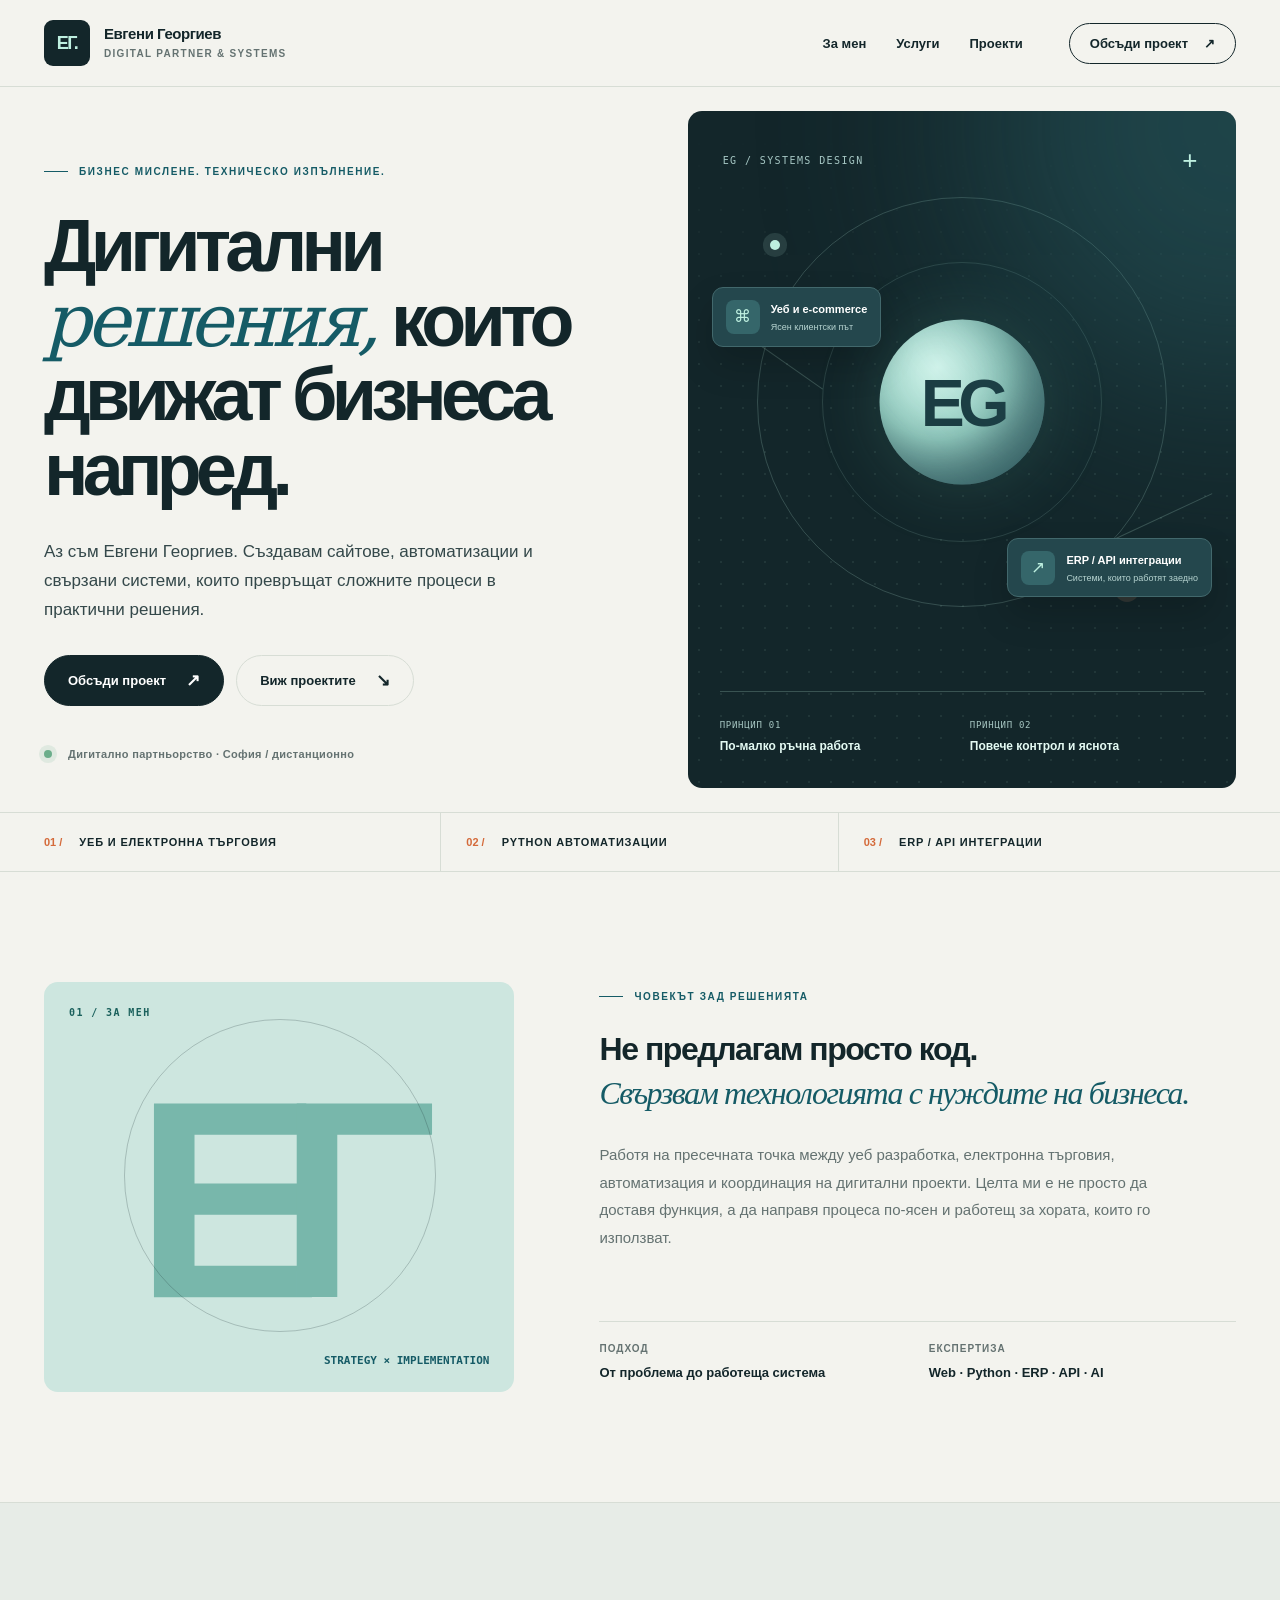
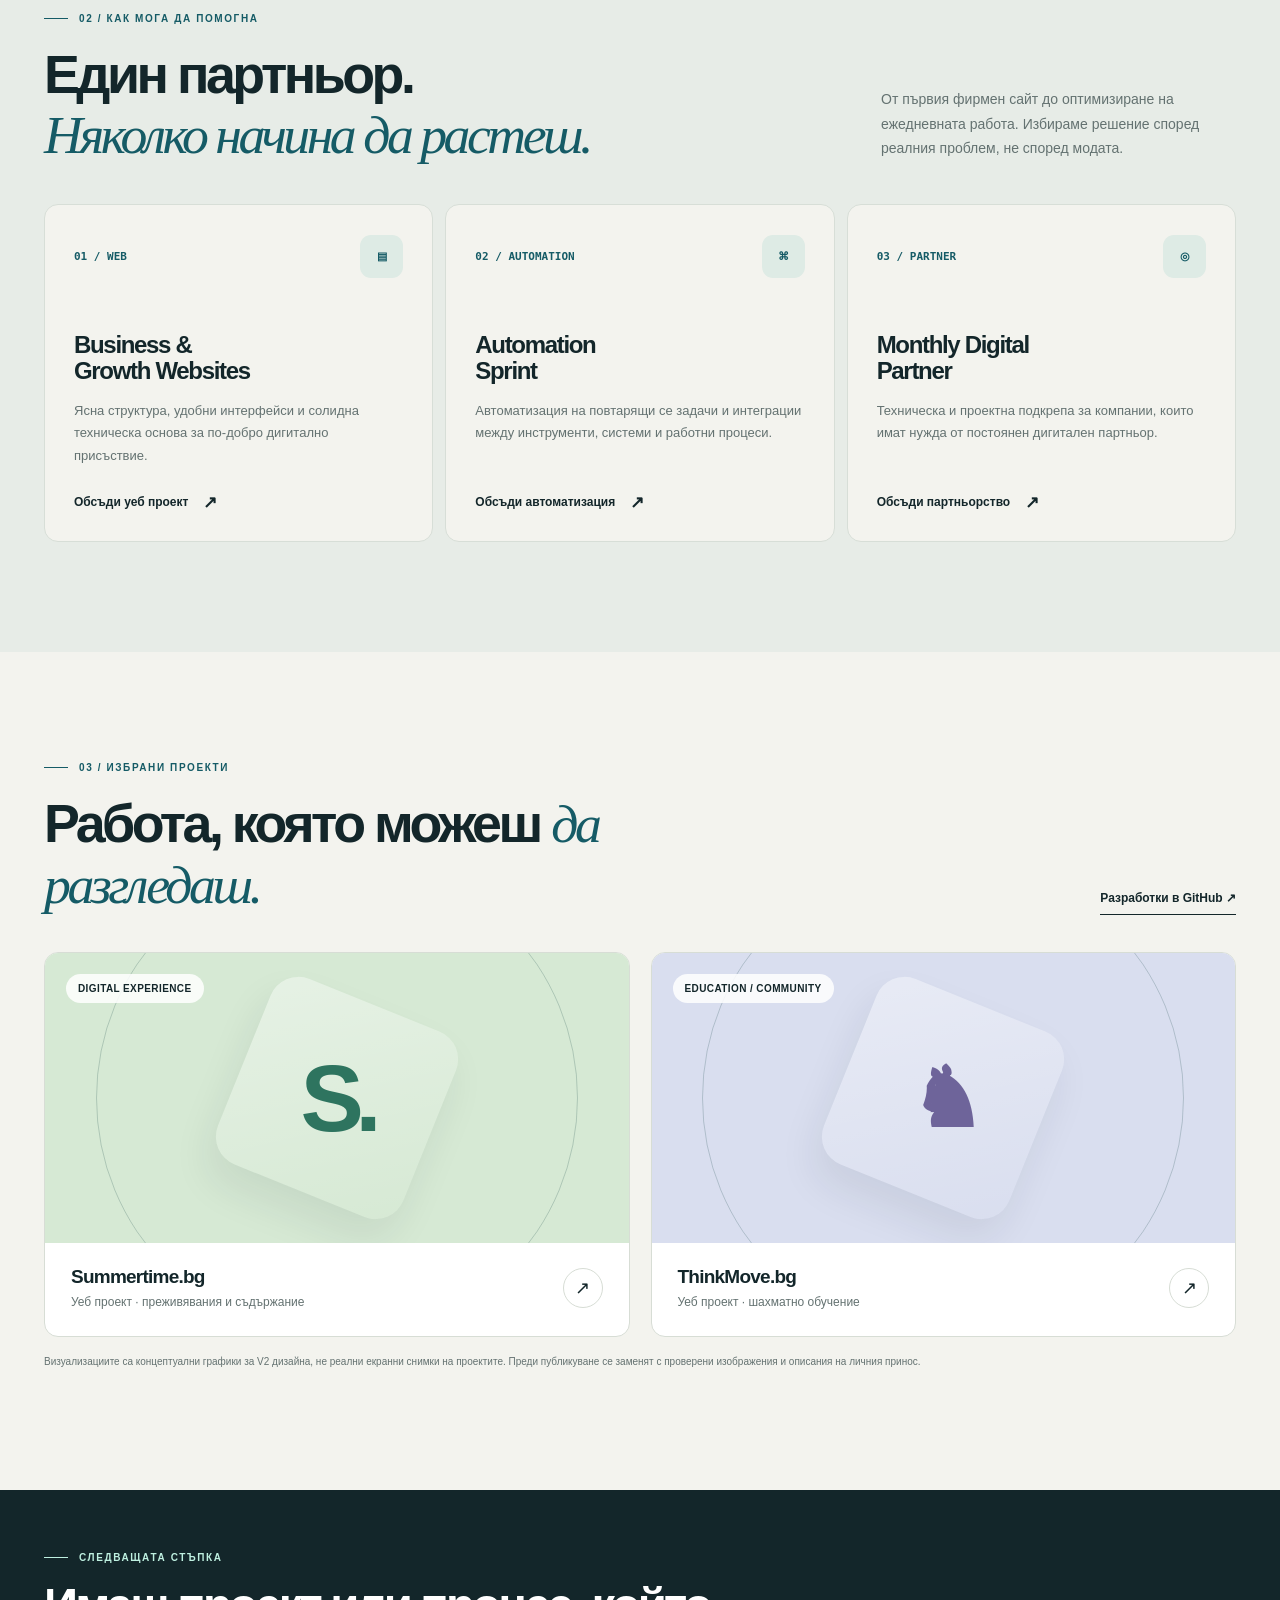
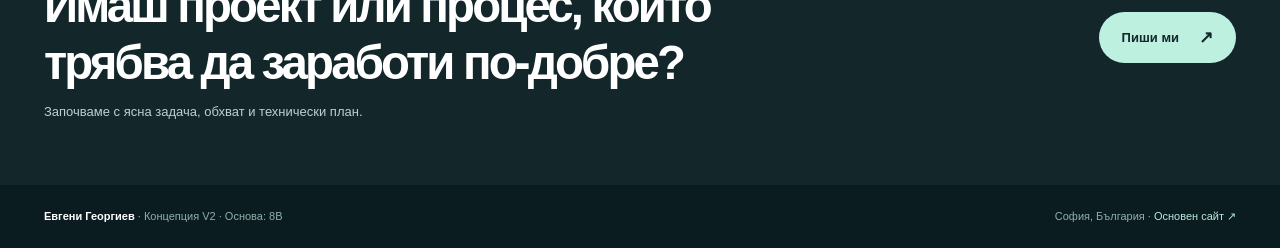
<file: index.html>
<!doctype html>
<html lang="bg">
<head>
<meta charset="utf-8">
<meta name="viewport" content="width=device-width,initial-scale=1,viewport-fit=cover">
<title>Евгени Георгиев | Дигитален партньор</title>
<meta name="description" content="Евгени Георгиев: сайтове, електронна търговия, автоматизации и бизнес интеграции. Дигитални решения с ясна бизнес цел.">
<meta name="robots" content="noindex,nofollow">
<meta name="theme-color" content="#F3F3EE">
<style>
:root{--paper:#F3F3EE;--ink:#13262A;--ink-soft:#34484A;--teal:#155B66;--mint:#BEF0E0;--orange:#D46A3A;--line:#D7DDD5;--white:#fff;--muted:#647271;--shadow:0 22px 64px rgba(19,38,42,.09);--radius:18px;--wrap:1380px}
*{box-sizing:border-box}
html{scroll-behavior:smooth}body{margin:0;background:var(--paper);color:var(--ink);font-family:'Inter',Arial,sans-serif;-webkit-font-smoothing:antialiased}body.no-scroll{overflow:hidden}
button,a{touch-action:manipulation}a{color:inherit}a:focus-visible,button:focus-visible{outline:3px solid var(--orange);outline-offset:4px}::selection{background:var(--mint);color:var(--ink)}
.site-wrap{width:min(calc(100% - 88px),var(--wrap));margin:0 auto}.skip{position:absolute;transform:translateY(-150%);left:20px;top:10px;background:var(--mint);padding:12px 18px;z-index:999}.skip:focus{transform:translateY(0)}
.header{position:relative;border-bottom:1px solid var(--line);z-index:11;background:var(--paper)}.header-inner{height:86px;display:flex;align-items:center;gap:32px}.brand{display:inline-flex;align-items:center;gap:14px;text-decoration:none;min-width:285px}.brand-mark{background:var(--ink);color:var(--mint);border-radius:9px;width:46px;height:46px;display:grid;place-items:center;font-weight:800;font-size:18px;letter-spacing:-1.5px}.brand-name{font-size:15px;line-height:1.18;font-weight:800;letter-spacing:-.03em}.brand-caption{display:block;font-size:10px;line-height:1.6;letter-spacing:.13em;text-transform:uppercase;color:var(--muted);font-weight:600;margin-top:3px}.header-nav{display:flex;align-items:center;gap:30px;margin-left:auto}.header-nav a{font-size:13px;font-weight:700;text-decoration:none;transition:color .2s}.header-nav a:hover{color:var(--orange)}.header-cta{margin-left:14px;border:1px solid var(--ink);border-radius:999px;text-decoration:none;padding:12px 20px;font-weight:700;font-size:13px;display:inline-flex;align-items:center;gap:16px;transition:background .2s,color .2s}.header-cta:hover{background:var(--ink);color:white}.header-menu{display:none}.mobile-panel{display:none}
.eyebrow{display:flex;align-items:center;gap:11px;text-transform:uppercase;letter-spacing:.16em;font-size:10px;font-weight:800;color:var(--teal)}.eyebrow:before{content:'';width:24px;height:1px;background:currentColor}.eyebrow.light{color:var(--mint)}
.hero{border-bottom:1px solid var(--line);overflow:hidden}.hero-grid{display:grid;grid-template-columns:minmax(0,1.08fr) minmax(350px,.92fr);min-height:666px}.hero-copy{padding:79px 46px 52px 0;display:flex;flex-direction:column;align-items:flex-start;position:relative;z-index:2}.hero-title{font-size:clamp(56px,5.75vw,92px);line-height:1.015;letter-spacing:-.077em;font-weight:750;max-width:830px;margin:32px 0 29px}.hero-title span{color:var(--teal);font-family:Georgia,'DejaVu Serif',serif;font-style:italic;font-weight:400;letter-spacing:-.065em;white-space:nowrap}.hero-desc{font-size:17px;line-height:1.72;max-width:500px;color:var(--ink-soft);margin:0 0 31px}.hero-ctas{display:flex;gap:12px;flex-wrap:wrap}.btn{border-radius:999px;min-height:51px;display:inline-flex;align-items:center;justify-content:center;gap:20px;padding:0 23px;text-decoration:none;font-weight:750;font-size:13px;transition:transform .25s,background .25s,border-color .25s}.btn:hover{transform:translateY(-3px)}.btn-dark{background:var(--ink);color:#fff;border:1px solid var(--ink)}.btn-dark:hover{background:#25474E}.btn-light{border:1px solid var(--line);background:transparent;color:var(--ink)}.btn-light:hover{border-color:var(--ink)}.arrow{font-size:17px;line-height:1}
.hero-foot{margin-top:auto;display:flex;gap:16px;align-items:center;padding-top:42px}.availability-dot{display:inline-block;width:8px;height:8px;border-radius:50%;background:#6CAE8B;box-shadow:0 0 0 5px rgba(108,174,139,.15)}.hero-foot span{color:var(--muted);font-size:11px;font-weight:700;letter-spacing:.03em}
.hero-art{align-self:stretch;position:relative;background:var(--ink);color:white;overflow:hidden;margin:24px 0 24px 0;border-radius:14px;min-height:620px}.hero-art:before{content:'';position:absolute;inset:0;background-image:radial-gradient(circle at center,rgba(199,246,228,.18) 1px,transparent 1px);background-size:22px 22px;opacity:.44;mask-image:linear-gradient(to bottom,transparent 0%,black 40%,black 100%)}.hero-art:after{content:'';position:absolute;width:530px;height:530px;right:-265px;top:-250px;background:#32737A;border-radius:50%;filter:blur(110px);opacity:.4}.art-top{position:absolute;top:34px;left:35px;right:35px;display:flex;justify-content:space-between;gap:10px;align-items:center;z-index:1}.mono{font-family:'DejaVu Sans Mono',monospace}.art-top span{font-size:10px;letter-spacing:.14em;color:#A7C8C5}.art-top .art-plus{font-size:26px;color:var(--mint);font-weight:300}.orbit{position:absolute;border-radius:50%;border:1px solid rgba(190,240,224,.2);width:410px;height:410px;left:50%;top:43%;transform:translate(-50%,-50%)}.orbit.inner{width:280px;height:280px;border-color:rgba(190,240,224,.14)}.orbit.center{width:165px;height:165px;background:radial-gradient(circle at 35% 29%,#D6F7EE,#9AD4C7 45%,#42757B 95%);box-shadow:inset -24px -26px 50px rgba(20,49,56,.45),0 0 70px rgba(119,235,204,.15);border:0}.orbit.center:after{content:'EG';position:absolute;font-size:66px;letter-spacing:-.1em;color:#1B3C42;top:50%;left:50%;transform:translate(-50%,-50%);font-weight:800}.orbit-dot{position:absolute;width:10px;height:10px;border-radius:50%;background:var(--mint);box-shadow:0 0 0 7px rgba(190,240,224,.12)}.d1{top:19%;left:15%}.d2{top:70%;right:19%;background:#EFA47F;box-shadow:0 0 0 7px rgba(239,164,127,.14)}.art-connector{position:absolute;height:1px;background:rgba(190,240,224,.22);transform-origin:left}.con1{width:118px;top:31%;left:7%;transform:rotate(35deg)}.con2{width:137px;top:65%;right:2%;transform:rotate(-25deg)}.art-floating{position:absolute;z-index:2;display:flex;align-items:center;gap:11px;padding:11px 13px;background:#24474D;border:1px solid #42686C;border-radius:11px;box-shadow:0 18px 35px rgba(0,0,0,.17)}.art-floating strong{font-size:11px;font-weight:750}.art-floating small{display:block;color:#B6D3D0;font-size:9px;line-height:1.5;margin-top:4px}.art-f1{left:24px;top:26%}.art-f2{right:24px;top:63%}.art-floating .iconbox{background:#35666A;display:grid;place-items:center;width:34px;height:34px;border-radius:8px;color:var(--mint);font-size:17px}.art-bottom{position:absolute;left:32px;right:32px;bottom:35px;border-top:1px solid rgba(190,240,224,.22);padding-top:22px;z-index:2;display:grid;grid-template-columns:1fr 1fr;gap:16px}.art-bottom span{font-size:9px;color:#A8C8C4;letter-spacing:.08em;text-transform:uppercase}.art-bottom strong{display:block;font-size:12px;color:#E4FAF3;margin-top:7px;font-weight:650}
.ticker{border-bottom:1px solid var(--line)}.ticker-grid{display:grid;grid-template-columns:1fr 1fr 1fr}.ticker-item{padding:23px 25px;display:flex;align-items:center;gap:17px;border-right:1px solid var(--line)}.ticker-item:first-child{padding-left:0}.ticker-item:last-child{border-right:0}.ticker-num{font-size:11px;color:var(--orange);font-weight:800}.ticker-text{font-size:11px;letter-spacing:.075em;font-weight:800;text-transform:uppercase}
.section{padding:110px 0}.section-head{display:flex;justify-content:space-between;align-items:flex-end;gap:25px;margin-bottom:38px}.section-title{font-size:clamp(36px,4.2vw,60px);line-height:1.11;letter-spacing:-.065em;font-weight:750;margin:21px 0 0;max-width:780px}.section-title em{font-family:Georgia,serif;font-weight:400;color:var(--teal)}.section-note{font-size:14px;line-height:1.75;color:var(--muted);max-width:355px;margin:0 0 5px}
.about{border-bottom:1px solid var(--line)}.about-layout{display:grid;grid-template-columns:.85fr 1.15fr;gap:85px;align-items:stretch}.about-mark{min-height:410px;border-radius:14px;background:#CDE6DF;position:relative;overflow:hidden;display:flex;align-items:center;justify-content:center}.about-mark:before{content:'ЕГ';position:absolute;font-size:clamp(160px,22vw,330px);font-weight:800;letter-spacing:-.16em;color:#78B7AB;left:50%;top:53%;transform:translate(-56%,-50%);line-height:1}.about-mark:after{content:'';position:absolute;border:1px solid rgba(19,38,42,.22);width:66%;aspect-ratio:1;border-radius:50%;left:17%;top:9%}.about-stamp{position:absolute;left:25px;top:25px;color:#1B615D;z-index:2;font-size:10px;font-weight:800;letter-spacing:.14em}.about-corner{position:absolute;right:25px;bottom:25px;font-size:11px;color:#155B66;font-weight:650}.about-text{padding:9px 0;display:flex;flex-direction:column;justify-content:space-between}.about-lead{font-size:clamp(24px,2.5vw,38px);line-height:1.35;letter-spacing:-.045em;font-weight:650;margin:26px 0}.about-lead em{font-family:Georgia,serif;font-weight:400;color:var(--teal)}.about-p{font-size:15px;color:var(--muted);line-height:1.85;max-width:590px;margin:0 0 30px}.about-list{border-top:1px solid var(--line);padding-top:21px;display:grid;grid-template-columns:1fr 1fr;gap:22px}.about-list span{display:block;font-size:10px;color:var(--muted);letter-spacing:.1em;text-transform:uppercase;font-weight:750;margin-bottom:9px}.about-list strong{font-size:13px;line-height:1.6;font-weight:720}
.services{background:#E7ECE7}.services-grid{display:grid;grid-template-columns:repeat(3,minmax(0,1fr));gap:12px}.service{background:var(--paper);border:1px solid #D7DED7;border-radius:14px;padding:30px 29px 28px;display:flex;flex-direction:column;min-height:335px;transition:transform .24s,box-shadow .24s}.service:hover{transform:translateY(-5px);box-shadow:var(--shadow)}.service-top{display:flex;justify-content:space-between;align-items:center}.service-top span{font-size:11px;font-weight:800;color:var(--teal)}.service-mark{width:43px;height:43px;display:grid;place-items:center;background:#DEEBE5;border-radius:11px;font-size:20px;color:var(--teal)}.service h3{font-size:24px;line-height:1.1;letter-spacing:-.055em;margin:54px 0 15px;max-width:270px}.service p{font-size:13px;line-height:1.75;color:var(--muted);margin:0 0 24px}.service-link{font-size:12px;text-decoration:none;font-weight:800;display:flex;gap:15px;align-items:center;margin-top:auto}.service-link span{font-size:17px}.service-link:hover{color:var(--orange)}
.work{background:var(--paper)}.work-head{display:flex;align-items:flex-end;justify-content:space-between;gap:30px;margin-bottom:37px}.work-head .section-title{max-width:750px}.work-link{font-size:12px;font-weight:800;text-decoration:none;white-space:nowrap;border-bottom:1px solid var(--ink);padding-bottom:9px}.projects{display:grid;grid-template-columns:1fr 1fr;gap:21px}.project{border-radius:14px;overflow:hidden;background:#fff;border:1px solid var(--line)}.project-art{min-height:290px;background:#D9E6DF;position:relative;display:flex;align-items:center;justify-content:center;overflow:hidden}.project-art.one{background:#D6E9D4}.project-art.two{background:#D9DEEF}.project-art:after{content:'';width:480px;height:480px;border-radius:50%;border:1px solid rgba(23,67,67,.21);position:absolute;top:50%;left:50%;transform:translate(-50%,-50%)}.project-art .project-symbol{font-size:95px;font-weight:800;letter-spacing:-.09em;position:relative;z-index:1;color:#2E745F}.project-art.two .project-symbol{color:#6E649A;font-size:82px}.project-chip{position:absolute;top:21px;left:21px;padding:9px 12px;background:rgba(255,255,255,.85);border-radius:999px;font-size:10px;letter-spacing:.04em;font-weight:750;z-index:2}.project-art .project-geometry{width:200px;height:200px;position:absolute;border-radius:30px;transform:rotate(22deg);background:linear-gradient(145deg,rgba(255,255,255,.4),rgba(255,255,255,0));box-shadow:0 22px 38px rgba(20,40,50,.08);z-index:0}.project-copy{padding:23px 26px 27px;display:flex;align-items:center;justify-content:space-between;gap:15px}.project-copy h3{margin:0 0 7px;font-size:19px;letter-spacing:-.04em}.project-copy p{margin:0;color:var(--muted);font-size:12px}.project-copy a{border:1px solid var(--line);width:40px;height:40px;border-radius:50%;display:grid;place-items:center;font-size:18px;text-decoration:none;flex:none;transition:background .2s,color .2s}.project-copy a:hover{background:var(--ink);color:white}.project-disclaimer{margin-top:17px;color:var(--muted);font-size:10px;line-height:1.6}
.next{background:var(--ink);color:white;padding:62px 0}.next-layout{display:flex;align-items:center;justify-content:space-between;gap:35px}.next h2{font-size:clamp(29px,3.7vw,52px);letter-spacing:-.06em;line-height:1.2;margin:15px 0 0;max-width:760px}.next p{font-size:13px;color:#BAD3CE;line-height:1.7;margin:9px 0 0}.next .btn{background:var(--mint);color:var(--ink);white-space:nowrap;border:0}.footer{background:#0B1C20;color:#8FB0A9}.footer-inner{padding:25px 0;display:flex;justify-content:space-between;gap:22px;align-items:center;font-size:11px}.footer strong{color:white}.footer a{color:#B7E9DB;text-decoration:none}
@media(max-width:1190px){.header-nav{gap:20px}.brand{min-width:240px}.hero-grid{grid-template-columns:1.04fr .96fr}.hero-title{font-size:clamp(53px,6vw,76px)}.hero-copy{padding-right:30px}.hero-art{min-height:560px}.orbit{width:340px;height:340px}.orbit.inner{width:235px;height:235px}.orbit.center{width:142px;height:142px}.about-layout{gap:52px}}
@media(max-width:960px){.site-wrap{width:min(calc(100% - 48px),var(--wrap))}.header-inner{height:72px}.header-nav,.header-cta{display:none}.header-menu{display:block;margin-left:auto;background:none;border:1px solid var(--line);border-radius:999px;padding:11px 17px;font-family:inherit;font-weight:750;font-size:12px}.mobile-panel{display:none;position:absolute;top:100%;left:0;right:0;background:var(--paper);padding:15px 24px 24px;border-bottom:1px solid var(--line);box-shadow:var(--shadow)}.mobile-panel[data-open]{display:flex;flex-direction:column;gap:0}.mobile-panel a{display:block;text-decoration:none;font-weight:700;border-bottom:1px solid var(--line);padding:15px 2px}.hero-grid{grid-template-columns:1fr 1fr}.hero-copy{padding-top:72px}.hero-title{font-size:clamp(48px,6vw,69px)}.hero-desc{font-size:15px}.hero-art{min-height:520px}.art-f1{left:13px}.art-f2{right:13px}.services-grid{grid-template-columns:1fr 1fr}.services-grid .service:last-child{grid-column:1/-1;min-height:230px}.about-layout{grid-template-columns:1fr 1.15fr;gap:38px}}
@media(max-width:700px){.site-wrap{width:calc(100% - 36px)}.brand{min-width:0}.brand-mark{width:41px;height:41px}.brand-name{font-size:13px}.brand-caption{font-size:8px}.hero-grid{display:flex;flex-direction:column;min-height:0}.hero-copy{padding:45px 0 24px}.hero-title{font-size:clamp(43px,12vw,66px);margin:24px 0 20px;letter-spacing:-.071em;max-width:600px}.hero-title span{white-space:normal}.hero-desc{font-size:14px;line-height:1.72;max-width:480px;margin-bottom:23px}.hero-ctas{gap:8px}.hero-ctas .btn{padding-inline:16px;gap:12px;font-size:12px;min-height:49px}.hero-foot{padding-top:33px}.hero-art{margin:0 0 22px;min-height:420px;height:420px;flex:none}.art-top{top:22px;left:22px;right:22px}.orbit{width:305px;height:305px}.orbit.inner{width:218px;height:218px}.orbit.center{width:126px;height:126px}.orbit.center:after{font-size:51px}.art-f1{top:27%;left:13px}.art-f2{top:66%;right:13px}.art-bottom{left:22px;right:22px;bottom:20px;padding-top:15px}.art-bottom span{font-size:8px}.art-bottom strong{font-size:10px}.ticker-grid{display:flex;overflow-x:auto;scrollbar-width:none}.ticker-item{flex:none;min-width:230px;padding:18px 20px}.ticker-item:first-child{padding-left:0}.section{padding:76px 0}.section-head{display:block;margin-bottom:26px}.section-title{font-size:clamp(33px,9vw,47px);margin-top:17px}.section-note{margin-top:20px;font-size:13px}.about-layout{grid-template-columns:1fr;gap:29px}.about-mark{min-height:245px}.about-mark:before{font-size:210px}.about-text{padding:0}.about-lead{font-size:27px;margin:18px 0}.about-p{font-size:14px}.about-list{gap:17px}.about-list strong{font-size:12px}.services-grid{grid-template-columns:1fr;gap:10px}.service{min-height:260px;padding:25px}.service h3{margin:31px 0 11px}.services-grid .service:last-child{grid-column:auto;min-height:260px}.work-head{display:block}.work-link{display:inline-block;margin-top:23px}.projects{grid-template-columns:1fr;gap:16px}.project-art{min-height:235px}.project-symbol{font-size:82px!important}.next{padding:50px 0}.next-layout{display:block}.next .btn{margin-top:25px}.footer-inner{flex-direction:column;align-items:flex-start}}
@media(max-width:359px){.site-wrap{width:calc(100% - 28px)}.hero-title{font-size:41px}.brand-caption{letter-spacing:.06em}.hero-art{height:385px;min-height:385px}.art-f1{top:24%}.art-f2{top:68%}}
@media(prefers-reduced-motion:reduce){*,*::before,*::after{scroll-behavior:auto!important;transition:none!important;animation:none!important}}
</style>
</head>
<body>
<a href="#main" class="skip">Към съдържанието</a>
<header class="header" id="top"><div class="site-wrap header-inner"><a class="brand" href="#top" aria-label="Евгени Георгиев, начало"><span class="brand-mark">ЕГ.</span><span class="brand-text"><span class="brand-name">Евгени Георгиев</span><span class="brand-caption">Digital partner & systems</span></span></a><nav class="header-nav" aria-label="Основна навигация"><a href="#about">За мен</a><a href="#services">Услуги</a><a href="#projects">Проекти</a></nav><a class="header-cta" href="mailto:egeorgiev955@gmail.com?subject=Запитване%20за%20проект">Обсъди проект <span aria-hidden="true">↗</span></a><button class="header-menu" type="button" aria-controls="mobile-panel" aria-expanded="false">Меню ☰</button></div><nav class="mobile-panel" id="mobile-panel" aria-label="Мобилна навигация"><a href="#about">За мен</a><a href="#services">Услуги</a><a href="#projects">Проекти</a><a href="mailto:egeorgiev955@gmail.com?subject=Запитване%20за%20проект">Обсъди проект ↗</a></nav></header>
<main id="main">
<section class="hero" aria-labelledby="hero-heading"><div class="site-wrap hero-grid"><div class="hero-copy"><div class="eyebrow">Бизнес мислене. Техническо изпълнение.</div><h1 class="hero-title" id="hero-heading">Дигитални <span>решения,</span> които движат бизнеса напред.</h1><p class="hero-desc">Аз съм Евгени Георгиев. Създавам сайтове, автоматизации и свързани системи, които превръщат сложните процеси в практични решения.</p><div class="hero-ctas"><a href="mailto:egeorgiev955@gmail.com?subject=Запитване%20за%20проект" class="btn btn-dark">Обсъди проект <span class="arrow" aria-hidden="true">↗</span></a><a href="#projects" class="btn btn-light">Виж проектите <span class="arrow" aria-hidden="true">↘</span></a></div><div class="hero-foot"><i class="availability-dot" aria-hidden="true"></i><span>Дигитално партньорство · София / дистанционно</span></div></div><div class="hero-art" role="img" aria-label="Концептуална графика на свързани дигитални системи"><div class="art-top"><span class="mono">EG / SYSTEMS DESIGN</span><span class="art-plus" aria-hidden="true">+</span></div><div class="orbit"></div><div class="orbit inner"></div><div class="orbit center"></div><div class="orbit-dot d1"></div><div class="orbit-dot d2"></div><div class="art-connector con1"></div><div class="art-connector con2"></div><div class="art-floating art-f1"><span class="iconbox" aria-hidden="true">⌘</span><span><strong>Уеб и e-commerce</strong><small>Ясен клиентски път</small></span></div><div class="art-floating art-f2"><span class="iconbox" aria-hidden="true">↗</span><span><strong>ERP / API интеграции</strong><small>Системи, които работят заедно</small></span></div><div class="art-bottom"><div><span class="mono">Принцип 01</span><strong>По-малко ръчна работа</strong></div><div><span class="mono">Принцип 02</span><strong>Повече контрол и яснота</strong></div></div></div></div></section>
<div class="ticker"><div class="site-wrap ticker-grid"><div class="ticker-item"><span class="ticker-num">01 /</span><span class="ticker-text">Уеб и електронна търговия</span></div><div class="ticker-item"><span class="ticker-num">02 /</span><span class="ticker-text">Python автоматизации</span></div><div class="ticker-item"><span class="ticker-num">03 /</span><span class="ticker-text">ERP / API интеграции</span></div></div></div>
<section class="section about" id="about" aria-labelledby="about-heading"><div class="site-wrap about-layout"><div class="about-mark" aria-label="Концептуален монограм ЕГ"><span class="about-stamp mono">01 / ЗА МЕН</span><span class="about-corner mono">STRATEGY × IMPLEMENTATION</span></div><div class="about-text"><div><div class="eyebrow">Човекът зад решенията</div><h2 class="about-lead" id="about-heading">Не предлагам просто код.<br><em>Свързвам технологията с нуждите на бизнеса.</em></h2><p class="about-p">Работя на пресечната точка между уеб разработка, електронна търговия, автоматизация и координация на дигитални проекти. Целта ми е не просто да доставя функция, а да направя процеса по-ясен и работещ за хората, които го използват.</p></div><div class="about-list"><div><span>Подход</span><strong>От проблема до работеща система</strong></div><div><span>Експертиза</span><strong>Web · Python · ERP · API · AI</strong></div></div></div></div></section>
<section class="section services" id="services" aria-labelledby="services-heading"><div class="site-wrap"><div class="section-head"><div><div class="eyebrow">02 / Как мога да помогна</div><h2 class="section-title" id="services-heading">Един партньор.<br><em>Няколко начина да растеш.</em></h2></div><p class="section-note">От първия фирмен сайт до оптимизиране на ежедневната работа. Избираме решение според реалния проблем, не според модата.</p></div><div class="services-grid"><article class="service"><div class="service-top"><span class="mono">01 / WEB</span><span class="service-mark" aria-hidden="true">▤</span></div><h3>Business &<br>Growth Websites</h3><p>Ясна структура, удобни интерфейси и солидна техническа основа за по-добро дигитално присъствие.</p><a class="service-link" href="mailto:egeorgiev955@gmail.com?subject=Запитване%3A%20Бизнес%20сайт">Обсъди уеб проект <span aria-hidden="true">↗</span></a></article><article class="service"><div class="service-top"><span class="mono">02 / AUTOMATION</span><span class="service-mark" aria-hidden="true">⌘</span></div><h3>Automation<br>Sprint</h3><p>Автоматизация на повтарящи се задачи и интеграции между инструменти, системи и работни процеси.</p><a class="service-link" href="mailto:egeorgiev955@gmail.com?subject=Запитване%3A%20Автоматизация">Обсъди автоматизация <span aria-hidden="true">↗</span></a></article><article class="service"><div class="service-top"><span class="mono">03 / PARTNER</span><span class="service-mark" aria-hidden="true">◎</span></div><h3>Monthly Digital<br>Partner</h3><p>Техническа и проектна подкрепа за компании, които имат нужда от постоянен дигитален партньор.</p><a class="service-link" href="mailto:egeorgiev955@gmail.com?subject=Запитване%3A%20Дигитално%20партньорство">Обсъди партньорство <span aria-hidden="true">↗</span></a></article></div></div></section>
<section class="section work" id="projects" aria-labelledby="work-heading"><div class="site-wrap"><div class="work-head"><div><div class="eyebrow">03 / Избрани проекти</div><h2 class="section-title" id="work-heading">Работа, която можеш <em>да разгледаш.</em></h2></div><a class="work-link" href="https://github.com/Egeorgievbg" target="_blank" rel="noopener noreferrer">Разработки в GitHub ↗</a></div><div class="projects"><article class="project"><div class="project-art one"><span class="project-chip">DIGITAL EXPERIENCE</span><div class="project-geometry"></div><span class="project-symbol">S.</span></div><div class="project-copy"><div><h3>Summertime.bg</h3><p>Уеб проект · преживявания и съдържание</p></div><a href="https://summertime.bg/" target="_blank" rel="noopener noreferrer" aria-label="Отвори Summertime.bg">↗</a></div></article><article class="project"><div class="project-art two"><span class="project-chip">EDUCATION / COMMUNITY</span><div class="project-geometry"></div><span class="project-symbol">♞</span></div><div class="project-copy"><div><h3>ThinkMove.bg</h3><p>Уеб проект · шахматно обучение</p></div><a href="https://thinkmove.bg/" target="_blank" rel="noopener noreferrer" aria-label="Отвори ThinkMove.bg">↗</a></div></article></div><p class="project-disclaimer">Визуализациите са концептуални графики за V2 дизайна, не реални екранни снимки на проектите. Преди публикуване се заменят с проверени изображения и описания на личния принос.</p></div></section>
<section class="next"><div class="site-wrap next-layout"><div><div class="eyebrow light">Следващата стъпка</div><h2>Имаш проект или процес, който трябва да заработи по-добре?</h2><p>Започваме с ясна задача, обхват и технически план.</p></div><a href="mailto:egeorgiev955@gmail.com?subject=Запитване%20за%20проект" class="btn">Пиши ми <span class="arrow" aria-hidden="true">↗</span></a></div></section>
</main><footer class="footer"><div class="site-wrap footer-inner"><span><strong>Евгени Георгиев</strong> · Концепция V2 · Основа: 8B</span><span>София, България · <a href="https://evgeni-georgiev.com">Основен сайт ↗</a></span></div></footer>
<script>
(()=>{const button=document.querySelector('.header-menu');const menu=document.querySelector('#mobile-panel');if(!button||!menu)return;const setOpen=open=>{menu.toggleAttribute('data-open',open);button.setAttribute('aria-expanded',String(open));button.textContent=open?'Затвори ×':'Меню ☰';if(!open)button.focus()};button.addEventListener('click',()=>setOpen(!menu.hasAttribute('data-open')));menu.addEventListener('click',e=>{if(e.target.closest('a'))setOpen(false)});document.addEventListener('keydown',e=>{if(e.key==='Escape'&&menu.hasAttribute('data-open'))setOpen(false)});window.addEventListener('resize',()=>{if(window.innerWidth>960 && menu.hasAttribute('data-open'))setOpen(false)})})();
</script>
</body>
</html>
</file>
